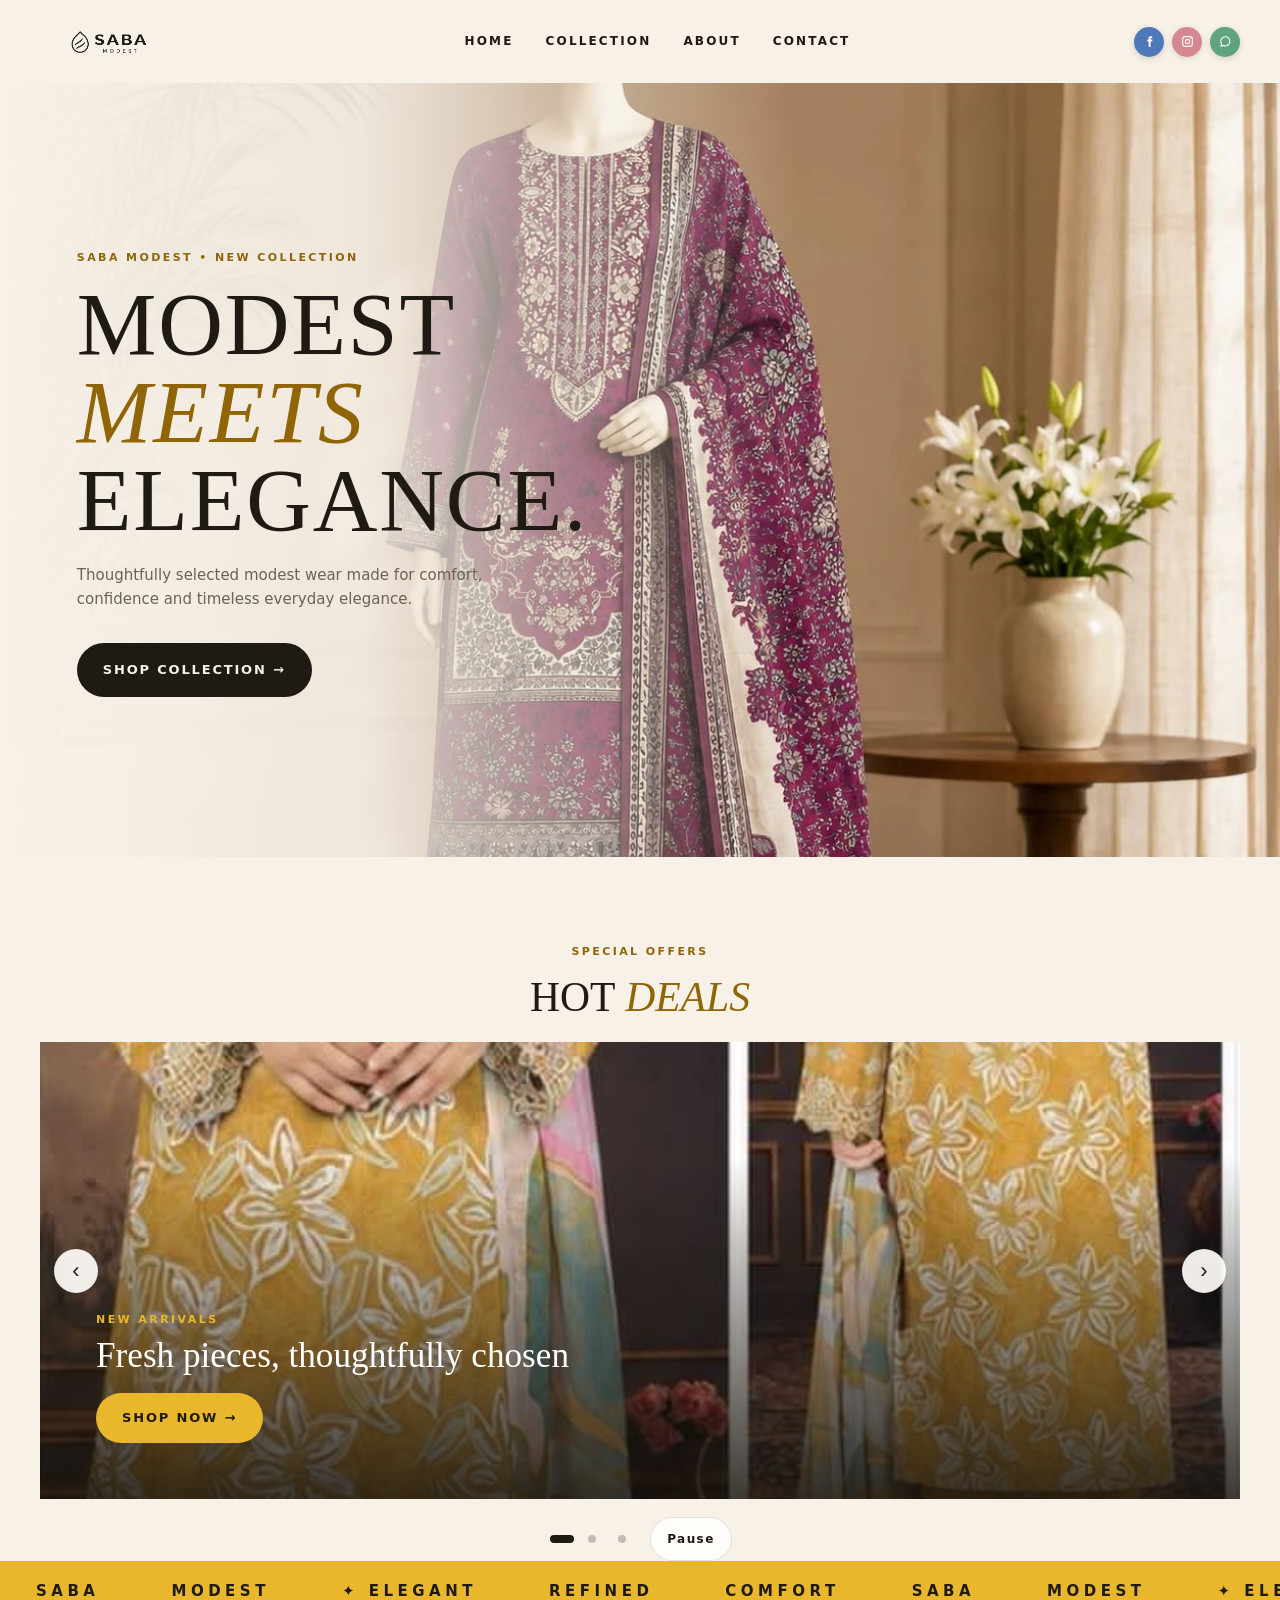
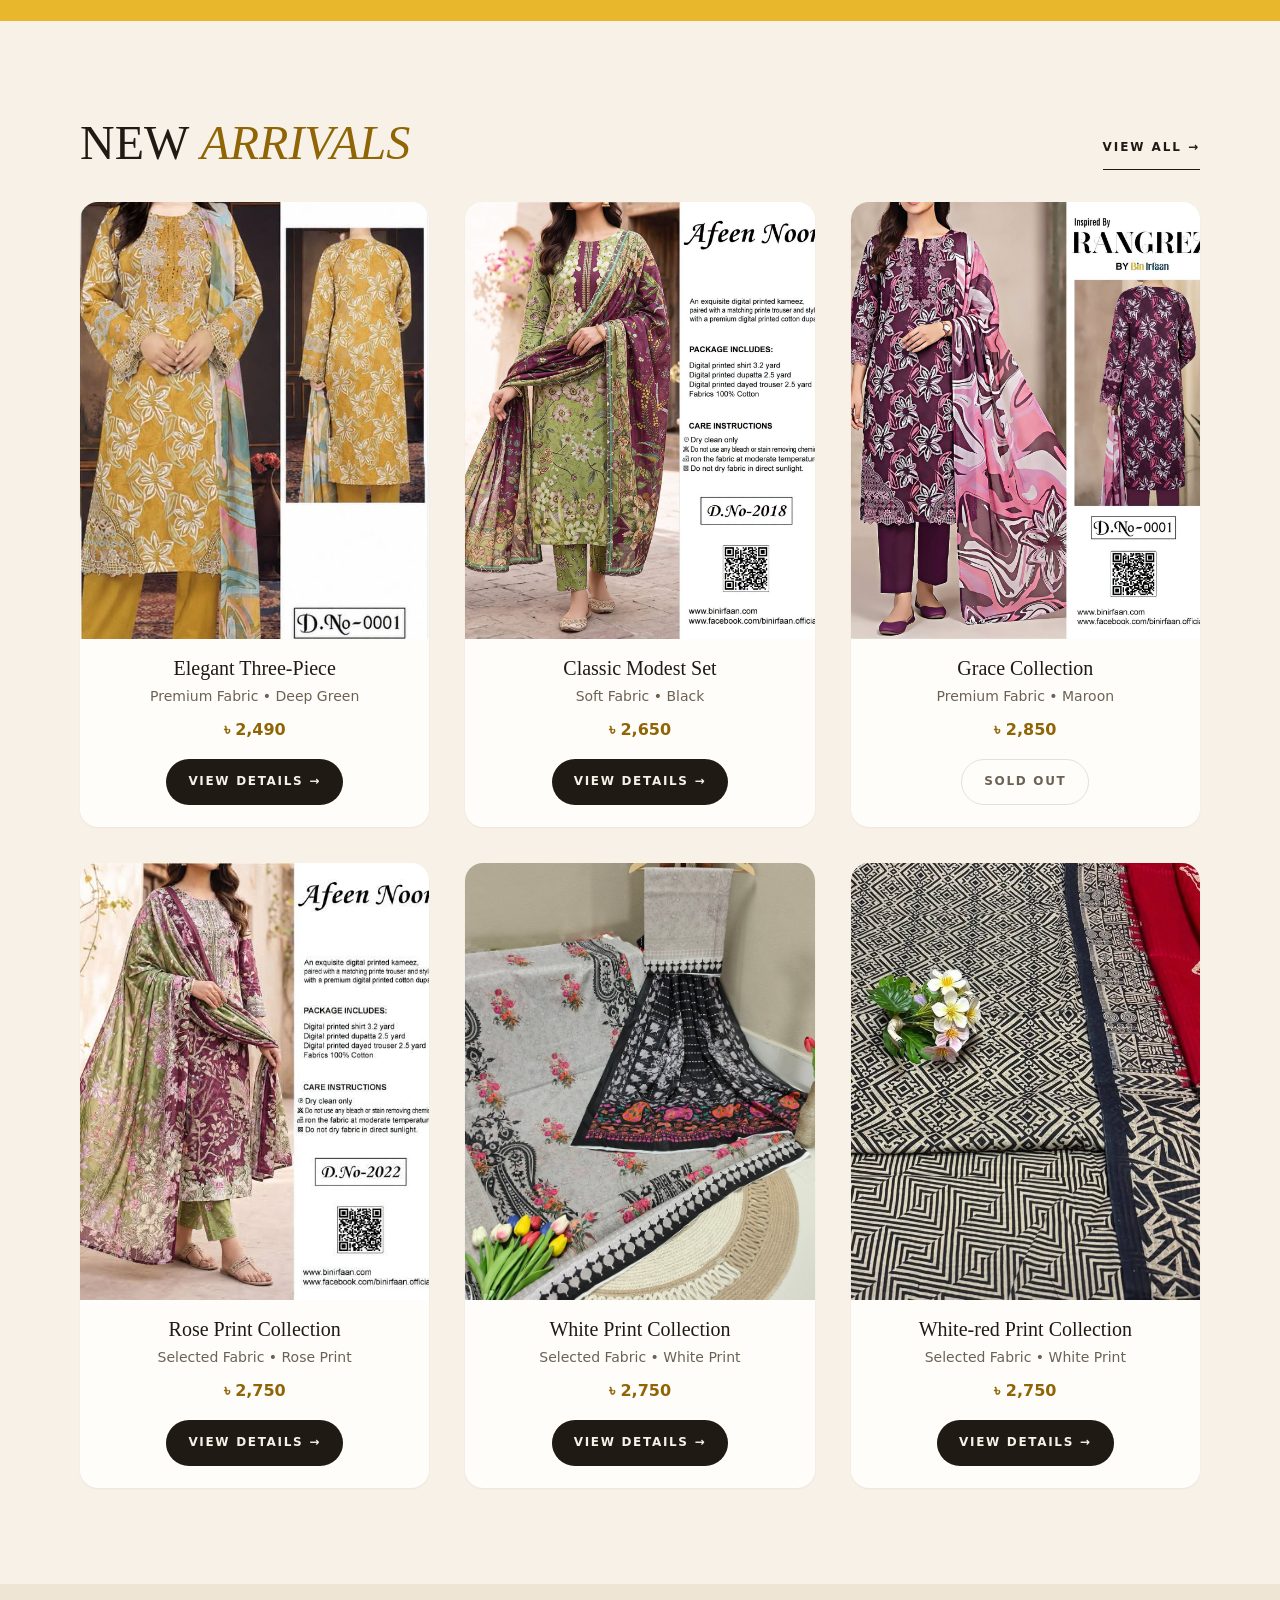
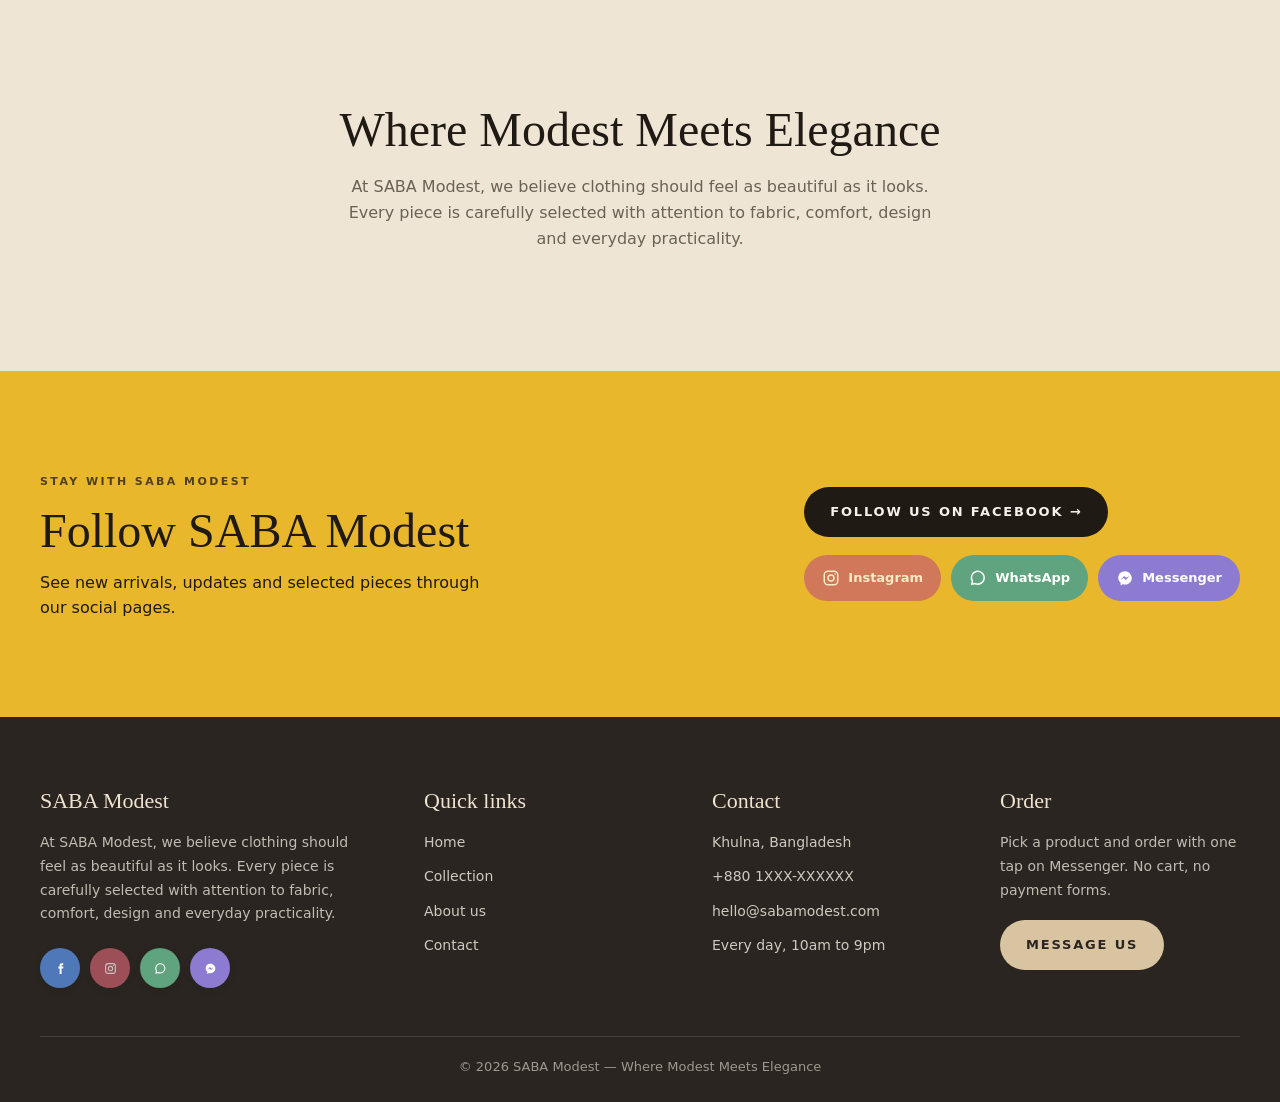
<file: index.html>
<!DOCTYPE html>
<html lang="en">
<head>
<meta charset="UTF-8">
<meta name="viewport" content="width=device-width, initial-scale=1.0">
<meta name="description" content="SABA Modest — thoughtfully selected modest wear made for comfort, confidence and everyday elegance.">
<title>SABA Modest — Where Modest Meets Elegance</title>
<link rel="stylesheet" href="css/style.css">
</head>
<body>
<a class="skip-link" href="#home">Skip to content</a>

<header class="header">
  <a class="logo" href="index.html">
    <img src="images/logo.png" alt="SABA Modest">
  </a>

  <nav class="nav" aria-label="Main">
    <a href="#home">HOME</a>
    <a href="#collection">COLLECTION</a>
    <a href="#about">ABOUT</a>
    <a href="#contact">CONTACT</a>
  </nav>

  <!-- Filled by js/main.js from js/settings.js -->
  <div class="header-social social icon-only" id="headerSocial"></div>
</header>

<main id="home">

<!-- ========== HERO (full-width banner) ========== -->
<section class="hero">
  <div class="hero-art" role="img" aria-label="SABA Modest clothing collection"></div>
  <div class="hero-copy">
    <div class="tag">SABA MODEST • NEW COLLECTION</div>
    <h1>MODEST<br><span>MEETS</span><br>ELEGANCE.</h1>
    <p>Thoughtfully selected modest wear made for comfort, confidence and timeless everyday elegance.</p>
    <a class="shop-btn" href="#collection">SHOP COLLECTION →</a>
  </div>
</section>

<!-- ========== HOT DEALS (slides are edited in js/offers.js) ========== -->
<section class="deals reveal" id="deals" aria-labelledby="dealsTitle">
  <div class="deals-head">
    <div class="tag">SPECIAL OFFERS</div>
    <h2 id="dealsTitle">HOT <span>DEALS</span></h2>
  </div>

  <div class="deals-slider" id="dealsSlider" role="region" aria-roledescription="carousel" aria-label="Hot deals">
    <div class="deals-track" id="dealsTrack"></div>
    <button type="button" class="deals-arrow deals-prev" id="dealsPrev" aria-label="Previous offer">&#8249;</button>
    <button type="button" class="deals-arrow deals-next" id="dealsNext" aria-label="Next offer">&#8250;</button>
  </div>

  <div class="deals-controls" id="dealsControls">
    <div class="deals-dots" id="dealsDots"></div>
    <button type="button" class="deals-toggle" id="dealsToggle">Pause</button>
  </div>
</section>

<!-- ========== BRAND MARQUEE ========== -->
<div class="brands">
  <div class="brands-track">
    <div class="brands-group">
      <span>SABA</span><span>MODEST</span><span>✦ ELEGANT</span><span>REFINED</span><span>COMFORT</span>
    </div>
    <div class="brands-group" aria-hidden="true">
      <span>SABA</span><span>MODEST</span><span>✦ ELEGANT</span><span>REFINED</span><span>COMFORT</span>
    </div>
  </div>
</div>

<!-- ========== COLLECTION ========== -->
<section class="section reveal" id="collection">
  <div class="section-head">
    <h2>NEW <span>ARRIVALS</span></h2>
    <a class="view" href="#collection">VIEW ALL →</a>
  </div>
  <div class="products" id="productGrid"></div>
</section>

<!-- ========== ABOUT ========== -->
<section class="about reveal" id="about">
  <h2>Where Modest Meets Elegance</h2>
  <p>At SABA Modest, we believe clothing should feel as beautiful as it looks. Every piece is carefully selected with attention to fabric, comfort, design and everyday practicality.</p>
</section>

<!-- ========== STAY WITH SABA MODEST ========== -->
<section class="contact reveal" id="contact">
  <div class="contact-inner">
    <div class="contact-copy">
      <div class="tag">STAY WITH SABA MODEST</div>
      <h2>Follow SABA Modest</h2>
      <p>See new arrivals, updates and selected pieces through our social pages.</p>
    </div>
    <div class="contact-actions">
      <!-- Hidden until js/settings.js has a real Facebook URL -->
      <a class="shop-btn fb-follow" id="facebookFollow" hidden>FOLLOW US ON FACEBOOK →</a>
      <div class="social" id="socialLinks"></div>
    </div>
  </div>
</section>

</main>

<footer class="site-footer">
  <div class="footer-grid">
    <div class="footer-col">
      <h3>SABA Modest</h3>
      <p>At SABA Modest, we believe clothing should feel as beautiful as it looks. Every piece is carefully selected with attention to fabric, comfort, design and everyday practicality.</p>
      <!-- Filled by js/main.js from js/settings.js -->
      <div class="social icon-only footer-social" id="footerSocial"></div>
    </div>

    <div class="footer-col">
      <h3>Quick links</h3>
      <ul>
        <li><a href="index.html#home">Home</a></li>
        <li><a href="index.html#collection">Collection</a></li>
        <li><a href="index.html#about">About us</a></li>
        <li><a href="index.html#contact">Contact</a></li>
      </ul>
    </div>

    <div class="footer-col">
      <h3>Contact</h3>
      <!-- Replace the phone placeholder with your real number -->
      <ul>
        <li>Khulna, Bangladesh</li>
        <li>+880 1XXX-XXXXXX</li>
        <li>hello@sabamodest.com</li>
        <li>Every day, 10am to 9pm</li>
      </ul>
    </div>

    <div class="footer-col">
      <h3>Order</h3>
      <p>Pick a product and order with one tap on Messenger. No cart, no payment forms.</p>
      <!-- Link is set by js/main.js from siteSettings.messenger -->
      <a class="shop-btn footer-order-btn" id="footerMessenger" hidden>MESSAGE US</a>
    </div>
  </div>
  <div class="footer-bottom">© 2026 SABA Modest — Where Modest Meets Elegance</div>
</footer>

<script src="js/settings.js"></script>
<script src="js/products.js"></script>

<script>
// Product cards (uses the products list from js/products.js)
const productGrid = document.getElementById('productGrid');

products.forEach(product => {
  const card = document.createElement('article');
  card.className = 'card reveal';

  card.innerHTML = `
    <a class="photo" href="product.html?id=${product.id}">
      <img src="${product.image}" alt="${product.name}" loading="lazy" decoding="async">
    </a>

    <div class="card-info">
      <h3>${product.name}</h3>
      <p>${product.fabric} • ${product.color}</p>
      <p class="price">৳ ${product.price}</p>

      ${
        product.stock
        ? `<a class="order" href="product.html?id=${product.id}">VIEW DETAILS →</a>`
        : `<span class="sold">SOLD OUT</span>`
      }
    </div>
  `;

  productGrid.appendChild(card);
});
</script>

<script src="js/offers.js"></script>
<script src="js/main.js"></script>
</body>
</html>
</file>
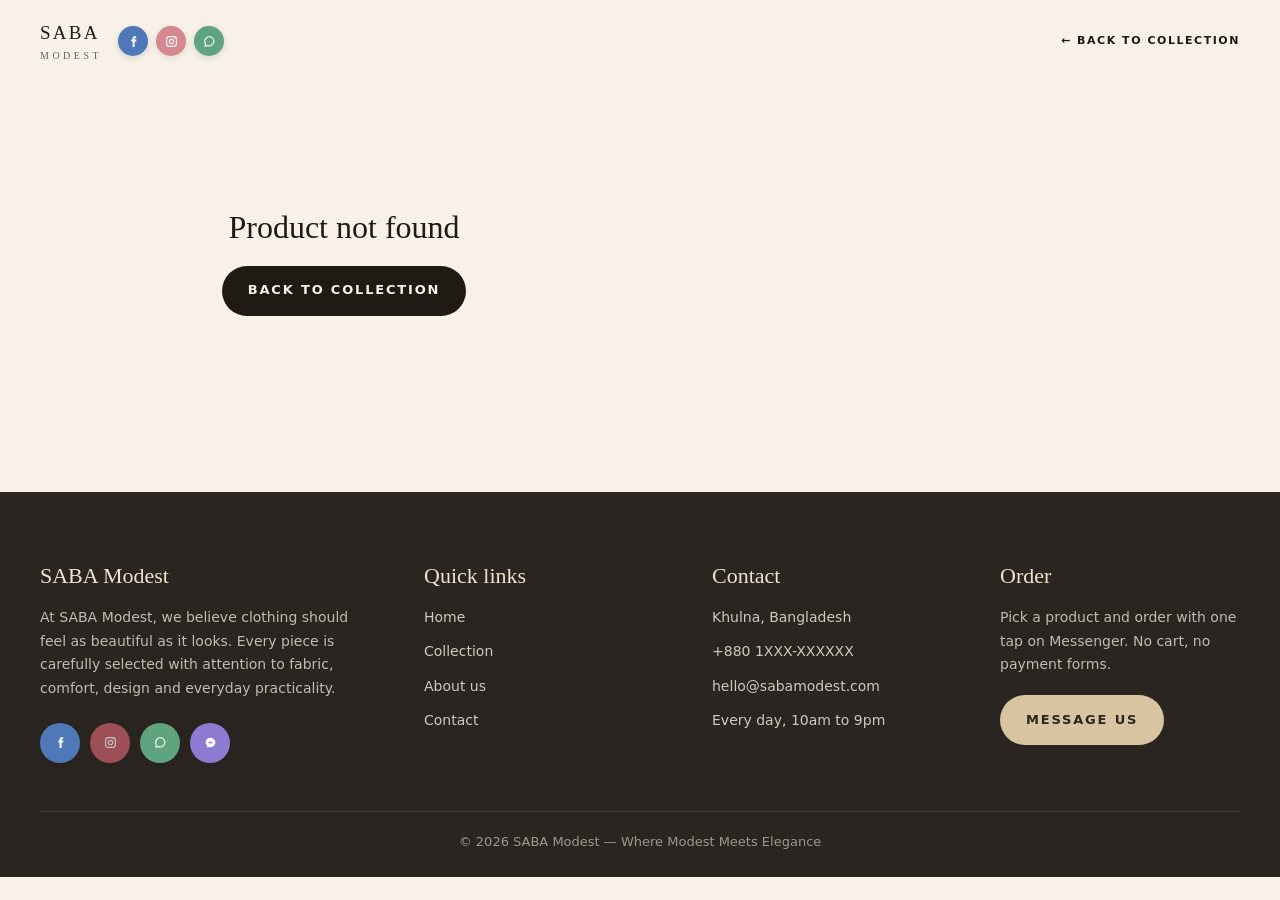
<file: product.html>
<!DOCTYPE html>
<html lang="en">
<head>
<meta charset="UTF-8">
<meta name="viewport" content="width=device-width, initial-scale=1.0">
<title>Product — SABA Modest</title>
<link rel="stylesheet" href="css/style.css">
</head>
<body>
<header class="header">
  <a class="logo" href="index.html">SABA<small>MODEST</small></a>
  <a class="back" href="index.html#collection">← BACK TO COLLECTION</a>
  <!-- Filled by js/main.js -->
  <div class="header-social social icon-only" id="productHeaderSocial"></div>
</header>

<main>
<section class="product-detail" id="productDetails"></section>
</main>

<footer class="site-footer">
  <div class="footer-grid">
    <div class="footer-col">
      <h3>SABA Modest</h3>
      <p>At SABA Modest, we believe clothing should feel as beautiful as it looks. Every piece is carefully selected with attention to fabric, comfort, design and everyday practicality.</p>
      <!-- Filled by js/main.js from js/settings.js -->
      <div class="social icon-only footer-social" id="footerSocial"></div>
    </div>

    <div class="footer-col">
      <h3>Quick links</h3>
      <ul>
        <li><a href="index.html#home">Home</a></li>
        <li><a href="index.html#collection">Collection</a></li>
        <li><a href="index.html#about">About us</a></li>
        <li><a href="index.html#contact">Contact</a></li>
      </ul>
    </div>

    <div class="footer-col">
      <h3>Contact</h3>
      <!-- Replace the phone placeholder with your real number -->
      <ul>
        <li>Khulna, Bangladesh</li>
        <li>+880 1XXX-XXXXXX</li>
        <li>hello@sabamodest.com</li>
        <li>Every day, 10am to 9pm</li>
      </ul>
    </div>

    <div class="footer-col">
      <h3>Order</h3>
      <p>Pick a product and order with one tap on Messenger. No cart, no payment forms.</p>
      <!-- Link is set by js/main.js from siteSettings.messenger -->
      <a class="shop-btn footer-order-btn" id="footerMessenger" hidden>MESSAGE US</a>
    </div>
  </div>
  <div class="footer-bottom">© 2026 SABA Modest — Where Modest Meets Elegance</div>
</footer>

<script src="js/settings.js"></script>
<script src="js/products.js"></script>
<script>
const id = new URLSearchParams(location.search).get('id');
const product = products.find(p => p.id === id);
const box = document.getElementById('productDetails');

if (!product) {
  box.innerHTML = '<div class="not-found"><h1>Product not found</h1><a class="shop-btn" href="index.html#collection">BACK TO COLLECTION</a></div>';
} else {
  const order = product.stock
    ? `<a class="shop-btn" href="${siteSettings.messenger}" target="_blank" rel="noopener">ORDER VIA MESSENGER →</a>`
    : `<span class="sold large">SOLD OUT</span>`;

  box.innerHTML = `
    <div class="detail-photo"><img src="${product.image}" alt="${product.name}"></div>
    <div class="detail-copy">
      <div class="tag">SABA MODEST • COLLECTION</div>
      <h1>${product.name}</h1>
      <div class="detail-price">৳ ${product.price}</div>
      <p>${product.description}</p>
      <div class="specs">
        <div><strong>Fabric</strong><span>${product.fabric}</span></div>
        <div><strong>Colour</strong><span>${product.color}</span></div>
        <div><strong>Status</strong><span>${product.stock ? 'Available' : 'Sold Out'}</span></div>
      </div>
      ${order}
    </div>`;
}
</script>
<script src="js/main.js"></script>
</body>
</html>
</file>
<file: css/style.css>
/* ==========================================================
   SABA MODEST — main stylesheet
   Mobile-first: base styles are for phones.
   @media (min-width: 600px)  -> 2-column product grid
   @media (min-width: 768px)  -> desktop header, full-width hero
   @media (min-width: 1024px) -> 3-column product grid
   ========================================================== */

/* ---------- 1. Design tokens (change brand colours here) ---------- */
:root {
  --cream: #f7f1e8;      /* warm neutral background */
  --sand: #efe5d4;       /* beige sections */
  --card: #fffdf9;       /* product cards */
  --ink: #1f1a14;        /* dark typography / footer */
  --muted: #6b6255;      /* secondary text */
  --gold: #e8b72c;       /* golden-yellow accent */
  --gold-deep: #8f6506;  /* gold used for text on light backgrounds */
  --line: rgba(31, 26, 20, 0.12);
  --radius: 18px;
  --wrap: 1200px;
  --ease: cubic-bezier(0.22, 0.61, 0.36, 1);
}

/* ---------- 2. Base ---------- */
*, *::before, *::after { box-sizing: border-box; }
[hidden] { display: none !important; }

html {
  scroll-behavior: smooth;
  -webkit-text-size-adjust: 100%;
}

body {
  margin: 0;
  background: var(--cream);
  color: var(--ink);
  font-family: system-ui, -apple-system, "Segoe UI", Roboto, Helvetica, Arial, sans-serif;
  line-height: 1.6;
  overflow-x: hidden;            /* stops sideways scrolling on phones */
}

img { display: block; max-width: 100%; height: auto; }
a { color: inherit; }
p { margin: 0; }
h1, h2, h3 {
  font-family: Georgia, "Times New Roman", serif;
  font-weight: normal;
  line-height: 1.1;
  margin: 0;
}
section[id] { scroll-margin-top: 20px; }

:focus-visible { outline: 2px solid var(--gold-deep); outline-offset: 3px; }

.skip-link {
  position: absolute;
  left: 12px;
  top: -60px;
  z-index: 100;
  padding: 10px 16px;
  border-radius: 8px;
  background: var(--ink);
  color: var(--cream);
  text-decoration: none;
  font-size: 14px;
  transition: top 0.2s;
}
.skip-link:focus { top: 12px; }

.tag {
  display: inline-block;
  font-size: 11px;
  letter-spacing: 0.22em;
  font-weight: 700;
  color: var(--gold-deep);
  margin-bottom: 14px;
}

/* ---------- 3. Header (compact on phones) ---------- */
.header {
  position: relative;
  z-index: 10;
  display: flex;
  flex-wrap: wrap;
  align-items: center;
  justify-content: space-between;
  gap: 12px 16px;
  padding: 14px 16px 12px;
  background: var(--cream);
}

.logo {
  display: inline-flex;
  flex-direction: column;
  align-items: flex-start;
  text-decoration: none;
  font-family: Georgia, serif;
  font-size: 19px;
  letter-spacing: 0.12em;
  order: 1;
}
.logo img { width: auto; height: auto; max-height: 37px; max-width: 112px; }
.logo small {
  display: block;
  font-size: 10px;
  letter-spacing: 0.35em;
  color: var(--muted);
}

.header-social { order: 2; gap: 6px; }
.header-social .social-link { width: 26px; height: 26px; }

/* Navigation sits on its own row on phones */
.nav {
  order: 3;
  width: 100%;
  display: flex;
  justify-content: space-between;
  gap: 8px;
  padding-top: 10px;
  border-top: 1px solid var(--line);
}
.nav a {
  display: inline-flex;
  align-items: center;
  min-height: 44px;
  padding: 0 2px;
  font-size: 11px;
  font-weight: 700;
  letter-spacing: 0.14em;
  text-decoration: none;
  transition: color 0.3s;
}
.nav a:hover { color: var(--gold-deep); }

.back {
  order: 3;
  display: inline-flex;
  align-items: center;
  min-height: 44px;
  font-size: 11px;
  font-weight: 700;
  letter-spacing: 0.14em;
  text-decoration: none;
}

/* ---------- 4. Buttons ---------- */
.shop-btn {
  display: inline-flex;
  align-items: center;
  justify-content: center;
  gap: 8px;
  min-height: 50px;
  padding: 0 26px;
  border-radius: 999px;
  border: 0;
  background: var(--ink);
  color: var(--cream);
  font: inherit;
  font-size: 13px;
  font-weight: 700;
  letter-spacing: 0.14em;
  text-decoration: none;
  cursor: pointer;
  transition: background-color 0.3s, color 0.3s, transform 0.3s var(--ease);
}

/* ---------- 5. Hero (full-width banner) ---------- */
.hero {
  position: relative;
  overflow: hidden;
  background: var(--cream);
}

/* The banner photo. Uses images/hero.jpg from the README. */
.hero-art {
  position: relative;
  height: 62vh;
  min-height: 340px;
  background: var(--sand) url("../images/hero.jpg") center 30% / cover no-repeat;
}
/* Fades the bottom of the photo into the cream background on phones */
.hero-art::after {
  content: "";
  position: absolute;
  left: 0;
  right: 0;
  bottom: 0;
  height: 55%;
  background: linear-gradient(to bottom, rgba(247, 241, 232, 0), var(--cream) 85%);
}

.hero-copy {
  position: relative;
  z-index: 2;
  margin-top: -120px;
  padding: 0 22px 56px;
  text-align: center;
}
.hero h1 {
  font-size: clamp(2.6rem, 13vw, 4.6rem);
  line-height: 0.98;
  letter-spacing: 0.02em;
}
.hero h1 span { color: var(--gold-deep); font-style: italic; }
.hero p {
  max-width: 340px;
  margin: 18px auto 26px;
  color: var(--muted);
  font-size: 15px;
}

/* ---------- 6. Brand marquee strip ---------- */
.brands {
  overflow: hidden;
  padding: 14px 0;
  background: var(--gold);
  color: var(--ink);
}
.brands-track {
  display: flex;
  width: max-content;
  animation: marquee 32s linear infinite;
}
.brands:hover .brands-track { animation-play-state: paused; }
.brands-group { display: flex; flex: none; }
.brands-group span {
  padding: 0 22px;
  font-size: 13px;
  font-weight: 700;
  letter-spacing: 0.3em;
  white-space: nowrap;
}
/* Moves one copy of the list exactly its own width, so the loop is seamless */
@keyframes marquee {
  to { transform: translateX(-50%); }
}

/* ---------- 7. Hot deals slider ---------- */
.deals {
  padding: 56px 0 0;
}
.deals-head {
  padding: 0 18px;
  margin-bottom: 22px;
  text-align: center;
}
.deals-head h2 { font-size: clamp(1.8rem, 6vw, 2.6rem); }
.deals-head h2 span { color: var(--gold-deep); font-style: italic; }


.deals-slider {
  position: relative;
  isolation: isolate;
  overflow: hidden;
  width: 100%;
  max-width: 100%;
  margin: 0;
  aspect-ratio: 4 / 5;
  max-height: 72vh;
  border-radius: 0;
  background: var(--ink);
}


.deal-slide {
  position: absolute;
  inset: 0;
  opacity: 0;
  visibility: hidden;
  transition: opacity 0.9s var(--ease), visibility 0.9s;
}
.deal-slide.is-active { opacity: 1; visibility: visible; z-index: 1; }

.deal-img {
  width: 100%;
  height: 100%;
  object-fit: cover;
  transform: scale(1.06);
  transition: transform 7s linear;
}
.deal-slide.is-active .deal-img { transform: scale(1); }

/* Dark gradient so the white text is readable */
.deal-slide::after {
  content: "";
  position: absolute;
  inset: 0;
  background: linear-gradient(to top, rgba(20, 16, 10, 0.82) 0%, rgba(20, 16, 10, 0.3) 50%, rgba(20, 16, 10, 0) 75%);
}

.deal-copy {
  position: absolute;
  left: 0;
  right: 0;
  bottom: 0;
  z-index: 2;
  padding: 24px 22px 58px;
  color: #fff;
  text-align: center;
}
.deal-kicker {
  font-size: 11px;
  font-weight: 700;
  letter-spacing: 0.22em;
  color: var(--gold);
}
.deal-copy h3 {
  margin: 8px 0 6px;
  color: #fff;
  font-size: clamp(1.5rem, 6vw, 2.2rem);
}
.deal-off {
  display: inline-block;
  margin-bottom: 8px;
  padding: 6px 12px;
  border-radius: 999px;
  background: var(--gold);
  color: var(--ink);
  font-size: 13px;
  font-weight: 700;
  letter-spacing: 0.1em;
}
.deal-btn {
  margin-top: 12px;
  background: var(--gold);
  color: var(--ink);
}
@media (hover: hover) {
  .deal-btn:hover { background: var(--cream); }
}

/* Arrows are hidden on phones (swipe-free, dots are enough) */
.deals-arrow {
  display: none;
  position: absolute;
  top: 50%;
  z-index: 3;
  width: 44px;
  height: 44px;
  place-items: center;
  transform: translateY(-50%);
  border: 0;
  border-radius: 50%;
  background: rgba(255, 253, 249, 0.92);
  color: var(--ink);
  font-size: 22px;
  line-height: 1;
  cursor: pointer;
  transition: background-color 0.3s;
}
.deals-prev { left: 14px; }
.deals-next { right: 14px; }

.deals-controls {
  display: flex;
  align-items: center;
  justify-content: center;
  gap: 14px;
  margin-top: 18px;
  padding: 0 18px;
}
.deals-dots { display: flex; gap: 2px; }
.deals-dot {
  display: grid;
  place-items: center;
  width: 28px;
  height: 32px;
  padding: 0;
  border: 0;
  background: none;
  cursor: pointer;
}
.deals-dot::before {
  content: "";
  width: 8px;
  height: 8px;
  border-radius: 999px;
  background: rgba(31, 26, 20, 0.25);
  transition: width 0.35s var(--ease), background-color 0.35s;
}
.deals-dot[aria-current="true"]::before {
  width: 24px;
  background: var(--ink);
}
.deals-toggle {
  min-height: 44px;
  padding: 0 16px;
  border: 1px solid var(--line);
  border-radius: 999px;
  background: var(--card);
  color: var(--ink);
  font: inherit;
  font-size: 12px;
  font-weight: 700;
  letter-spacing: 0.12em;
  cursor: pointer;
}

/* ---------- 8. Collection / product cards ---------- */
.section {
  max-width: var(--wrap);
  margin: 0 auto;
  padding: 64px 18px;
}
.section-head {
  display: flex;
  flex-direction: column;
  align-items: center;
  gap: 10px;
  margin-bottom: 32px;
  text-align: center;
}
.section-head h2 { font-size: clamp(2rem, 7vw, 3rem); }
.section-head h2 span { color: var(--gold-deep); font-style: italic; }
.view {
  display: inline-flex;
  align-items: center;
  min-height: 44px;
  font-size: 12px;
  font-weight: 700;
  letter-spacing: 0.16em;
  text-decoration: none;
  border-bottom: 1px solid var(--ink);
}

/* Single column on phones, centred cards */
.products {
  display: grid;
  grid-template-columns: minmax(0, 1fr);
  justify-items: center;
  gap: 28px;
}

.card {
  width: 100%;
  max-width: 360px;
  overflow: hidden;
  border-radius: var(--radius);
  background: var(--card);
  box-shadow: 0 1px 2px rgba(31, 26, 20, 0.06);
  translate: 0 0;
  transition: translate 0.45s var(--ease), box-shadow 0.45s var(--ease);
}
.card .photo {
  display: block;
  aspect-ratio: 4 / 5;
  overflow: hidden;
  background: var(--sand);
}
.card .photo img {
  width: 100%;
  height: 100%;
  object-fit: cover;
  transition: transform 0.8s var(--ease);
}
.card-info {
  display: flex;
  flex-direction: column;
  align-items: center;
  gap: 6px;
  padding: 18px 18px 22px;
  text-align: center;
}
.card-info h3 { font-size: 20px; }
.card-info p { color: var(--muted); font-size: 14px; }
.price {
  margin-top: 4px;
  color: var(--gold-deep) !important;
  font-size: 16px !important;
  font-weight: 700;
}
.order,
.sold {
  display: inline-flex;
  align-items: center;
  justify-content: center;
  min-height: 46px;
  margin-top: 10px;
  padding: 0 22px;
  border-radius: 999px;
  font-size: 12px;
  font-weight: 700;
  letter-spacing: 0.14em;
  text-decoration: none;
  transition: background-color 0.3s, color 0.3s;
}
.order { background: var(--ink); color: var(--cream); }
.sold { border: 1px solid var(--line); color: var(--muted); }

/* ---------- 9. About ---------- */
.about {
  padding: 80px 22px;
  background: var(--sand);
  text-align: center;
}
.about h2 {
  max-width: 640px;
  margin: 0 auto 18px;
  font-size: clamp(2rem, 7vw, 3rem);
}
.about p {
  max-width: 600px;
  margin: 0 auto;
  color: var(--muted);
}

/* ---------- 10. Contact / social ---------- */
.contact {
  padding: 72px 18px;
  background: var(--gold);
  color: var(--ink);
}
.contact-inner {
  display: flex;
  flex-direction: column;
  align-items: center;
  gap: 32px;
  max-width: var(--wrap);
  margin: 0 auto;
  text-align: center;
}
.contact .tag { color: var(--ink); opacity: 0.75; }
.contact h2 {
  margin-bottom: 12px;
  font-size: clamp(2rem, 7vw, 3rem);
}
.contact-copy p { max-width: 440px; margin: 0 auto; }
.contact-actions {
  display: flex;
  flex-direction: column;
  align-items: center;
  gap: 18px;
}
.fb-follow { width: 100%; max-width: 320px; }

.social {
  display: flex;
  flex-wrap: wrap;
  justify-content: center;
  gap: 10px;
}
.social-link {
  display: inline-flex;
  align-items: center;
  justify-content: center;
  gap: 8px;
  text-decoration: none;
  -webkit-tap-highlight-color: transparent;
  transition: transform 0.3s var(--ease), background-color 0.3s, color 0.3s, border-color 0.3s;
}
.social-link svg { width: 18px; height: 18px; flex: none; }

/* Text pills (contact section) */
.social:not(.icon-only) .social-link {
  min-height: 46px;
  padding: 0 18px;
  border-radius: 999px;
  background: var(--brand, var(--ink));
  color: #fff;
  font-size: 13px;
  font-weight: 600;
}

/* Round icon buttons (header, footer, product page) */
.icon-only .social-link {
  width: 40px;
  height: 40px;
  border: 0;
  border-radius: 50%;
  background: var(--brand, var(--ink));
  color: #fff;
  box-shadow: 0 2px 6px rgba(31, 26, 20, 0.15);
}

/* Brand colour for each network (used by the icons and pills above) */
.social-link.facebook  { --brand: #4f78b8; }
.social-link.instagram { --brand: #c9606d; }
.social-link.whatsapp  { --brand: #5fa37f; }
.social-link.messenger { --brand: #8c7bd0; }
.social-link.pinterest { --brand: #c0444c; }
.social-link.tiktok    { --brand: #1f1f1f; }
.social-link.is-placeholder { opacity: 0.72; }
.icon-only .social-link svg { width: 13px; height: 13px; }

@media (hover: hover) {
  .social-link:hover {
    filter: brightness(1.08);
    transform: translateY(-2px);
  }
  .shop-btn:hover { background: var(--gold); color: var(--ink); transform: translateY(-2px); }
  .order:hover { background: var(--gold); color: var(--ink); }
}

/* ---------- 11. Footer (4 columns) ---------- */
.site-footer {
  padding: 56px 22px 0;
  background: #2a2521;
  color: #ece5d9;
  font-size: 14px;
}
.footer-grid {
  display: grid;
  grid-template-columns: minmax(0, 1fr);
  gap: 40px;
  max-width: var(--wrap);
  margin: 0 auto;
  padding-bottom: 48px;
}
.footer-col h3 {
  margin-bottom: 18px;
  color: #efe3cf;
  font-size: 22px;
}
.footer-col p {
  color: rgba(236, 229, 217, 0.78);
  line-height: 1.7;
}
.footer-col ul {
  display: grid;
  gap: 12px;
  margin: 0;
  padding: 0;
  list-style: none;
}
.footer-col li { color: rgba(236, 229, 217, 0.85); }
.footer-col a {
  color: rgba(236, 229, 217, 0.85);
  text-decoration: none;
  transition: color 0.3s;
}
.footer-col a:hover { color: #d8c4a0; text-decoration: underline; }
.footer-col .social-link:hover { text-decoration: none; }

.footer-social {
  justify-content: flex-start;
  margin-top: 22px;
}
.footer-col .footer-order-btn {
  margin-top: 18px;
  background: #d8c4a0;
  color: #2a2521;
}
.footer-bottom {
  max-width: var(--wrap);
  margin: 0 auto;
  padding: 20px 0 24px;
  border-top: 1px solid rgba(236, 229, 217, 0.12);
  color: rgba(236, 229, 217, 0.6);
  font-size: 13px;
  text-align: center;
}
@media (hover: hover) {
  .footer-order-btn:hover { background: #efe3cf; color: #2a2521; }
}

/* ---------- 12. Product detail page ---------- */
.product-detail {
  display: grid;
  gap: 28px;
  max-width: var(--wrap);
  margin: 0 auto;
  padding: 24px 18px 64px;
}
.detail-photo {
  overflow: hidden;
  border-radius: var(--radius);
  background: var(--sand);
}
.detail-photo img {
  width: 100%;
  aspect-ratio: 4 / 5;
  object-fit: cover;
}
.detail-copy h1 {
  margin-bottom: 12px;
  font-size: clamp(2.2rem, 8vw, 3.6rem);
}
.detail-price {
  margin-bottom: 16px;
  color: var(--gold-deep);
  font-size: 22px;
  font-weight: 700;
}
.detail-copy > p {
  margin-bottom: 24px;
  color: var(--muted);
}
.detail-copy .shop-btn { width: 100%; }
.specs {
  display: grid;
  grid-template-columns: repeat(3, minmax(0, 1fr));
  gap: 10px;
  margin-bottom: 28px;
}
.specs div {
  padding: 14px 10px;
  border-radius: 14px;
  background: var(--card);
  text-align: center;
}
.specs strong {
  display: block;
  font-size: 11px;
  font-weight: 700;
  letter-spacing: 0.14em;
  text-transform: uppercase;
  color: var(--muted);
}
.specs span { font-size: 15px; }
.sold.large { min-height: 50px; font-size: 13px; }

.not-found {
  display: grid;
  justify-items: center;
  gap: 20px;
  padding: 80px 20px;
  text-align: center;
}
.not-found h1 { font-size: 2rem; }

/* ---------- 13. Motion (scroll reveal) ----------
   Only active when JavaScript is running (html.js). Without JS, content is visible. */
.js .reveal {
  opacity: 0;
  transform: translateY(22px);
  transition: opacity 0.8s var(--ease), transform 0.8s var(--ease);
}
.js .reveal.is-visible { opacity: 1; transform: none; }
.js .card.reveal {
  transition: opacity 0.8s var(--ease), transform 0.8s var(--ease), translate 0.45s var(--ease), box-shadow 0.45s var(--ease);
}

@media (hover: hover) {
  .card:hover {
    translate: 0 -4px;
    box-shadow: 0 14px 30px rgba(31, 26, 20, 0.1);
  }
  .card:hover .photo img { transform: scale(1.04); }
}

/* ---------- 14. Tablet and up ---------- */
@media (min-width: 600px) {
  .products { grid-template-columns: repeat(2, minmax(0, 1fr)); gap: 32px; }
  .card { max-width: none; }
}

@media (min-width: 768px) {
  /* Header: one row — logo | nav | social */
  .header {
    flex-wrap: nowrap;
    padding: 18px 40px;
  }
  .logo { order: 0; }
  .logo img { max-height: 47px; max-width: 186px; }
  .nav {
    order: 0;
    width: auto;
    flex: 1;
    justify-content: center;
    gap: 28px;
    padding-top: 0;
    border-top: 0;
  }
  .nav a { font-size: 12px; letter-spacing: 0.18em; }
  .header-social { order: 0; gap: 8px; }
  .header-social .social-link { width: 30px; height: 30px; }
  .header .back { margin-left: auto; }

  /* Hero: full width, photo fills the banner, copy on a soft cream gradient */
  .hero {
    display: flex;
    align-items: center;
    min-height: 86vh;
  }
  .hero-art {
    position: absolute;
    inset: 0;
    height: auto;
    min-height: 0;
    background-position: center 35%;
  }
  .hero-art::after { display: none; }
  .hero::before {
    content: "";
    position: absolute;
    inset: 0;
    z-index: 1;
    background: linear-gradient(90deg, var(--cream) 0%, rgba(247, 241, 232, 0.9) 28%, rgba(247, 241, 232, 0) 62%);
  }
  .hero-copy {
    margin-top: 0;
    max-width: 640px;
    padding: 80px 0 80px 6vw;
    text-align: left;
  }
  .hero h1 { font-size: clamp(4rem, 7vw, 6.6rem); }
  .hero p { margin: 20px 0 32px; max-width: 420px; margin-left: 0; }
  .hero .shop-btn { min-height: 54px; }

  /* Hot deals: wide cinematic slider */
  .deals { padding-top: 80px; }
  .deals-slider {
    margin: 0 auto;
    max-width: var(--wrap);
    aspect-ratio: 21 / 8;
    max-height: none;
  }
  .deal-copy { padding: 48px 56px 56px; text-align: left; }
  .deal-copy h3 { max-width: 560px; }
  .deals-arrow { display: grid; }

  /* Sections */
  .section { padding: 96px 40px; }
  .section-head {
    flex-direction: row;
    justify-content: space-between;
    align-items: flex-end;
    text-align: left;
  }
  .about { padding: 120px 40px; }
  .contact { padding: 96px 40px; }
  .contact-inner {
    flex-direction: row;
    justify-content: space-between;
    text-align: left;
  }
  .contact-copy p { margin: 0; }
  .contact-actions { align-items: flex-start; }
  .fb-follow { width: auto; }
  .social:not(.icon-only) { justify-content: flex-start; }

  .brands-group span { font-size: 15px; padding: 0 36px; }
  .brands { padding: 18px 0; }


  /* Product page */
  .product-detail {
    grid-template-columns: 1fr 1fr;
    align-items: center;
    gap: 64px;
    padding: 48px 40px 96px;
  }
  .detail-copy .shop-btn { width: auto; }
  .specs span { font-size: 16px; }
}

/* ---------- 15. Large laptops and desktops ---------- */
@media (min-width: 600px) {
  .footer-grid { grid-template-columns: repeat(2, minmax(0, 1fr)); gap: 36px 40px; }
}
@media (min-width: 768px) {
  .site-footer { padding: 72px 40px 0; }
}
@media (min-width: 1024px) {
  .footer-grid { grid-template-columns: 1.4fr 1fr 1fr 1fr; gap: 48px; }
  .products { grid-template-columns: repeat(3, minmax(0, 1fr)); gap: 36px; }
  .hero h1 { font-size: clamp(5rem, 7vw, 6.6rem); }
}

/* ---------- 16. Reduced motion: respect the visitor's setting ---------- */
@media (prefers-reduced-motion: reduce) {
  html { scroll-behavior: auto; }

  *, *::before, *::after {
    animation-duration: 0.01ms !important;
    animation-iteration-count: 1 !important;
    transition-duration: 0.01ms !important;
    scroll-behavior: auto !important;
  }

  /* Marquee: show the keywords as a static, centred strip */
  .brands-track { animation: none; width: 100%; justify-content: center; flex-wrap: wrap; }
  .brands-group[aria-hidden="true"] { display: none; }
  .brands-group { justify-content: center; flex-wrap: wrap; }

  .js .reveal { opacity: 1; transform: none; }
  .deal-img { transform: none; }
  .card:hover, .card:hover .photo img { translate: none; transform: none; }
}

/* Special Deals: full-width mobile layout */
@media (max-width: 767px) {
  .deals {
    width: 100%;
    max-width: 100%;
    margin: 0;
    padding: 36px 0 0;
  }

  .deals-head {
    width: 100%;
    margin: 0 auto 22px;
    padding: 0 16px;
    text-align: center;
  }

  .deals-slider {
    width: 100%;
    max-width: 100%;
    margin: 0;
    border-radius: 0;
  }

  .deals-controls {
    width: 100%;
    margin: 18px auto 0;
    padding: 0 12px;
    justify-content: center;
  }
}
</file>
